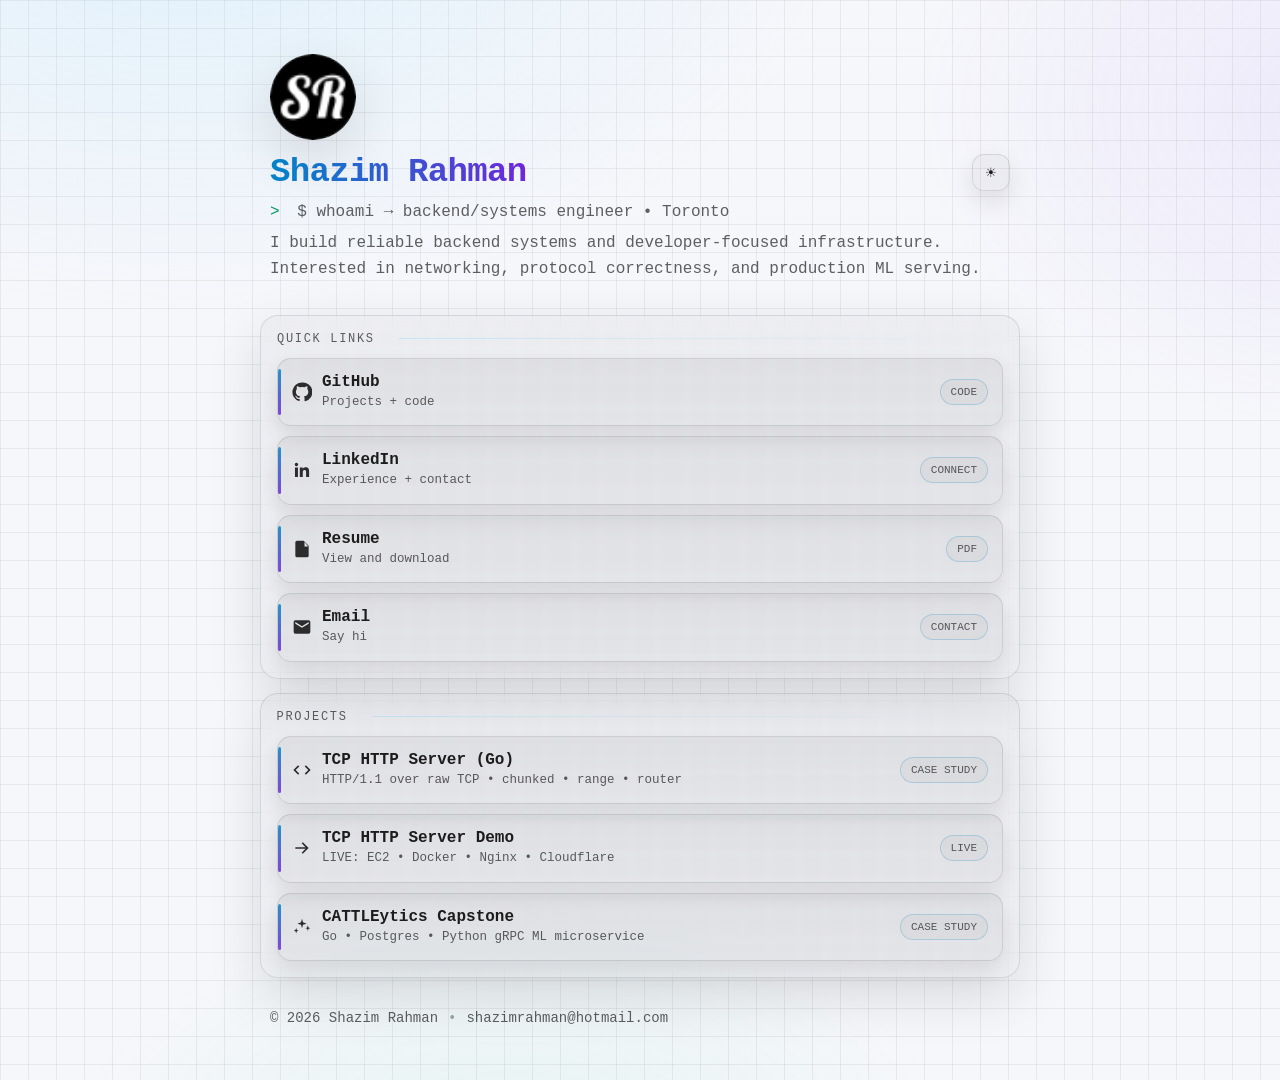
<file: index.html>
<!doctype html>
<html lang="en">
  <head>
    <meta charset="UTF-8" />
    <meta name="viewport" content="width=device-width, initial-scale=1.0" />
    <meta name="description" content="Shazim Rahman — links, projects, and contact." />
    <title>Shazim Rahman</title>

    <script>
      (function () {
        const theme = localStorage.getItem("theme");
        if (theme === "light") {
          document.documentElement.setAttribute("data-theme", "light");
        } else {
          document.documentElement.removeAttribute("data-theme");
        }
      })();
    </script>

    <link rel="stylesheet" href="styles.css" />
    <link rel="icon" href="assets/favicon.ico" />
  </head>

  <body>
    <main class="container">
      <header class="header">
        <img class="avatar" src="assets/favicon.ico" alt="Shazim Rahman" />

        <div class="title-row">
          <h1 class="name">Shazim Rahman</h1>

          <button id="themeToggle" class="theme-toggle" type="button" aria-label="Toggle theme">
            <span class="theme-icon" aria-hidden="true">☾</span>
          </button>
        </div>

        <p class="statusline">
            $ whoami → backend/systems engineer • Toronto
        </p>

        <p class="bio">
          I build reliable backend systems and developer-focused infrastructure.
          Interested in networking, protocol correctness, and production ML serving.
        </p>
      </header>

      <section class="card">
        <div class="card-title">Quick Links</div>
        <div id="links" class="links"></div>
      </section>

      <section class="card">
        <div class="card-title">Projects</div>
        <div id="projects" class="links"></div>
      </section>

      <footer class="footer">
        <div class="footer-row">
          <span>© <span id="year"></span> Shazim Rahman</span>
          <span class="dot">•</span>
          <a class="footer-link" href="mailto:shazimrahman@hotmail.com">shazimrahman@hotmail.com</a>
        </div>
      </footer>
    </main>

    <script src="script.js"></script>
  </body>
</html>
</file>
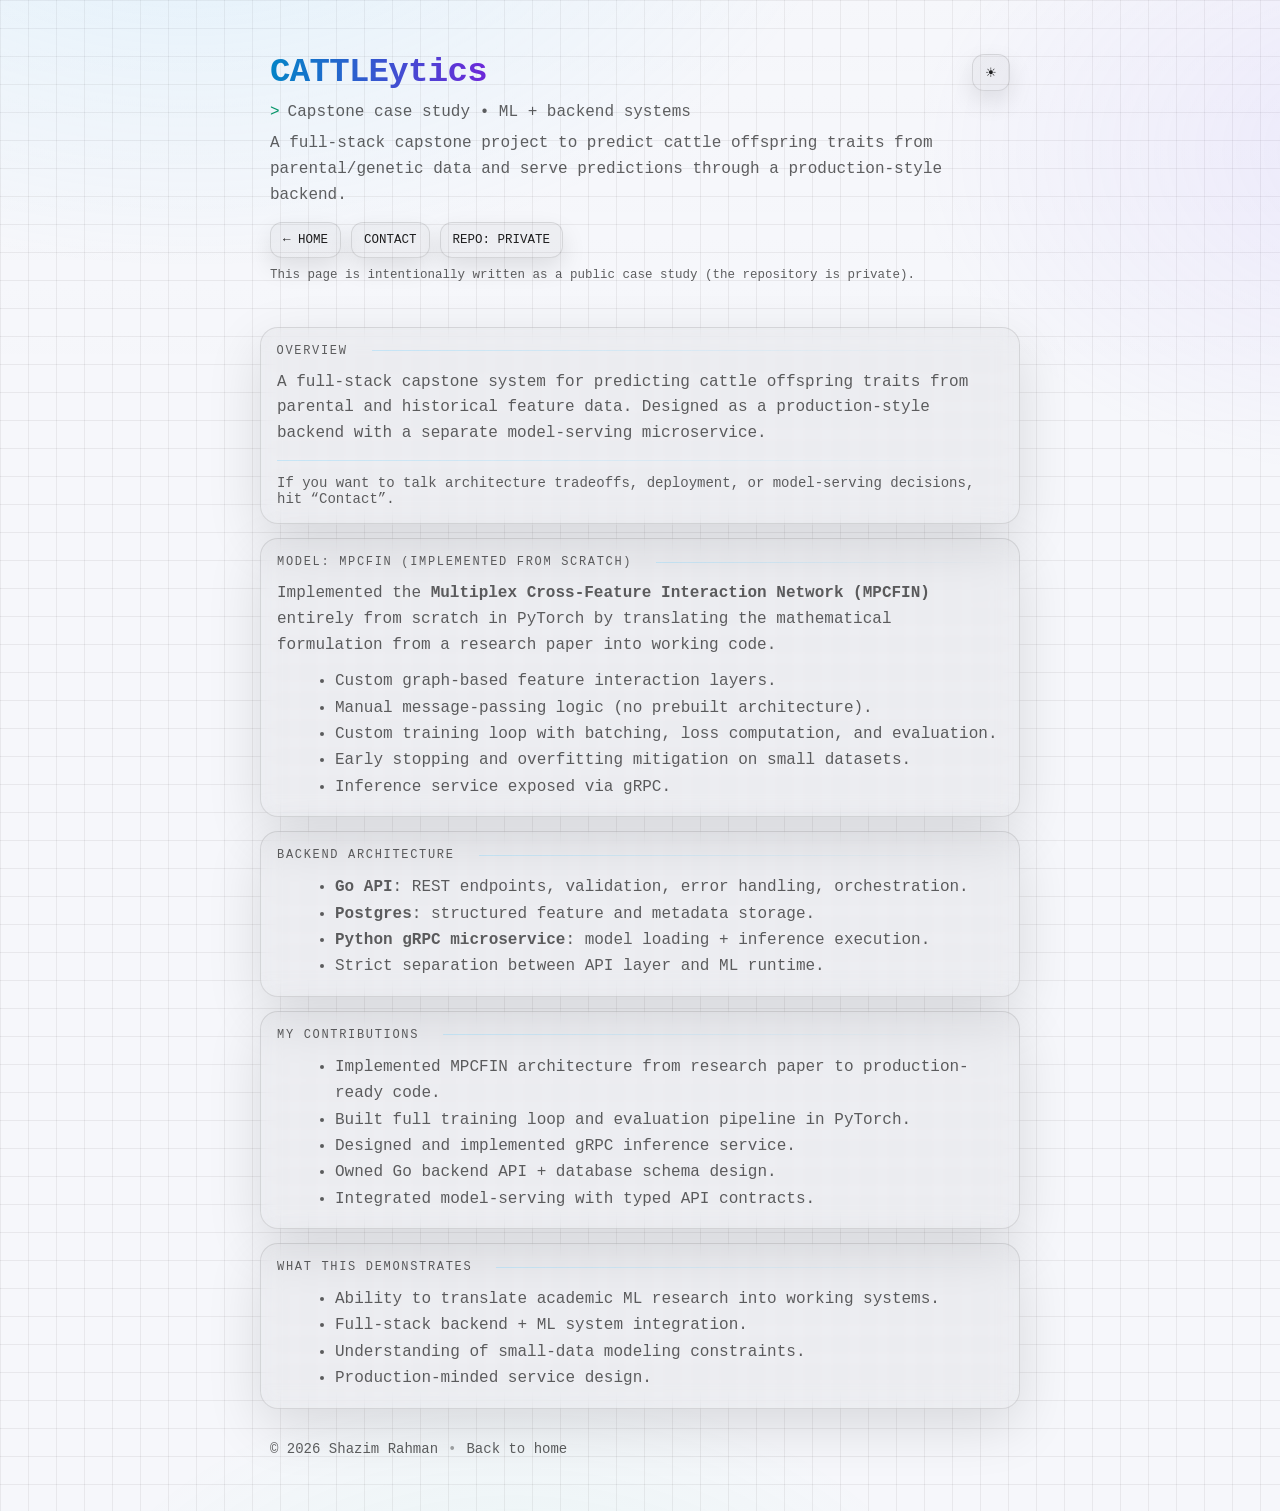
<file: pages/cattleytics.html>
<!doctype html>
<html lang="en">
  <head>
    <meta charset="UTF-8" />
    <meta name="viewport" content="width=device-width, initial-scale=1.0" />
    <meta name="description" content="CATTLEytics — case study and technical overview." />
    <title>CATTLEytics - Shazim Rahman</title>

    <script>
      (function () {
        const theme = localStorage.getItem("theme");
        if (theme === "light") {
          document.documentElement.setAttribute("data-theme", "light");
        } else {
          document.documentElement.removeAttribute("data-theme");
        }
      })();
    </script>

    <link rel="stylesheet" href="../styles.css" />
    <style>
      .page-actions {
        display: flex;
        flex-wrap: wrap;
        gap: 10px;
        margin-top: 14px;
      }
      .btn {
        display: inline-flex;
        align-items: center;
        gap: 10px;
        padding: 10px 12px;
        border-radius: 12px;
        border: 1px solid var(--border);
        background: var(--panel);
        color: var(--text);
        text-decoration: none;
        box-shadow: var(--shadow-soft);
        transition: transform 120ms ease, background 120ms ease, border-color 120ms ease;
        font-family: var(--mono);
        font-size: 12.5px;
      }
      .btn:hover {
        transform: translateY(-1px);
        background: var(--panel-strong);
        border-color: var(--border-strong);
      }
      .kvs {
        display: grid;
        gap: 10px;
        margin-top: 12px;
      }
      .kv {
        display: grid;
        grid-template-columns: 140px 1fr;
        gap: 10px;
        padding: 12px;
        border-radius: 14px;
        border: 1px solid var(--border);
        background: linear-gradient(180deg, var(--panel-strong), var(--panel));
      }
      .kv .k {
        color: var(--muted);
        font-family: var(--mono);
        font-size: 12px;
      }
      .kv .v {
        color: var(--text);
        line-height: 1.55;
      }
      ul {
        margin: 10px 0 0 18px;
        color: var(--muted);
        line-height: 1.65;
      }
      .note {
        margin-top: 10px;
        color: var(--muted);
        font-family: var(--mono);
        font-size: 12.5px;
      }
      .divider {
        height: 1px;
        background: linear-gradient(90deg, rgba(125,211,252,0.35), transparent);
        margin: 14px 0;
      }
      .small {
        font-size: 14px;
        color: var(--muted);
      }
      code.inline {
        font-family: var(--mono);
        font-size: 0.95em;
        padding: 2px 6px;
        border-radius: 8px;
        border: 1px solid var(--border);
        background: var(--panel);
        color: var(--text);
      }
    </style>
  </head>

  <body>
    <main class="container">
      <header class="header">
        <div class="title-row">
          <h1 class="name">CATTLEytics</h1>

          <button id="themeToggle" class="theme-toggle" type="button" aria-label="Toggle theme">
            <span class="theme-icon" aria-hidden="true">☾</span>
          </button>
        </div>

        <p class="statusline">Capstone case study • ML + backend systems</p>
        <p class="bio">
          A full-stack capstone project to predict cattle offspring traits from parental/genetic data and serve predictions through a
          production-style backend.
        </p>

        <div class="page-actions">
          <a class="btn" href="../index.html" aria-label="Back to home">← HOME</a>
          <a class="btn" href="mailto:shazimrahman@hotmail.com">CONTACT</a>
          <span class="btn" aria-label="Repo status">REPO: PRIVATE</span>
        </div>

        <p class="note">
          This page is intentionally written as a public case study (the repository is private).
        </p>
      </header>

      <section class="card">
        <div class="card-title">Overview</div>
        <p class="bio">
          A full-stack capstone system for predicting cattle offspring traits from parental and historical feature data.
          Designed as a production-style backend with a separate model-serving microservice.
        </p>

        <div class="divider"></div>

        <div class="small">
          If you want to talk architecture tradeoffs, deployment, or model-serving decisions, hit “Contact”.
        </div>
      </section>

      <section class="card">
        <div class="card-title">Model: MPCFIN (Implemented From Scratch)</div>
        <p class="bio">
          Implemented the <b>Multiplex Cross-Feature Interaction Network (MPCFIN)</b> entirely from scratch in PyTorch
          by translating the mathematical formulation from a research paper into working code.
        </p>
    
        <ul>
          <li>Custom graph-based feature interaction layers.</li>
          <li>Manual message-passing logic (no prebuilt architecture).</li>
          <li>Custom training loop with batching, loss computation, and evaluation.</li>
          <li>Early stopping and overfitting mitigation on small datasets.</li>
          <li>Inference service exposed via gRPC.</li>
        </ul>
      </section>

      <section class="card">
        <div class="card-title">Backend Architecture</div>
        <ul>
          <li><b>Go API</b>: REST endpoints, validation, error handling, orchestration.</li>
          <li><b>Postgres</b>: structured feature and metadata storage.</li>
          <li><b>Python gRPC microservice</b>: model loading + inference execution.</li>
          <li>Strict separation between API layer and ML runtime.</li>
        </ul>
      </section>
      
      <section class="card">
        <div class="card-title">My Contributions</div>
        <ul>
          <li>Implemented MPCFIN architecture from research paper to production-ready code.</li>
          <li>Built full training loop and evaluation pipeline in PyTorch.</li>
          <li>Designed and implemented gRPC inference service.</li>
          <li>Owned Go backend API + database schema design.</li>
          <li>Integrated model-serving with typed API contracts.</li>
        </ul>
      </section>

      <section class="card">
        <div class="card-title">What This Demonstrates</div>
        <ul>
          <li>Ability to translate academic ML research into working systems.</li>
          <li>Full-stack backend + ML system integration.</li>
          <li>Understanding of small-data modeling constraints.</li>
          <li>Production-minded service design.</li>
        </ul>
      </section>

      <footer class="footer">
        <div class="footer-row">
          <span>© <span id="year"></span> Shazim Rahman</span>
          <span class="dot">•</span>
          <a class="footer-link" href="../index.html">Back to home</a>
        </div>
      </footer>
    </main>

    <script src="../script.js"></script>
    <script>
      document.getElementById("year").textContent = new Date().getFullYear();
    </script>
  </body>
</html>
</file>
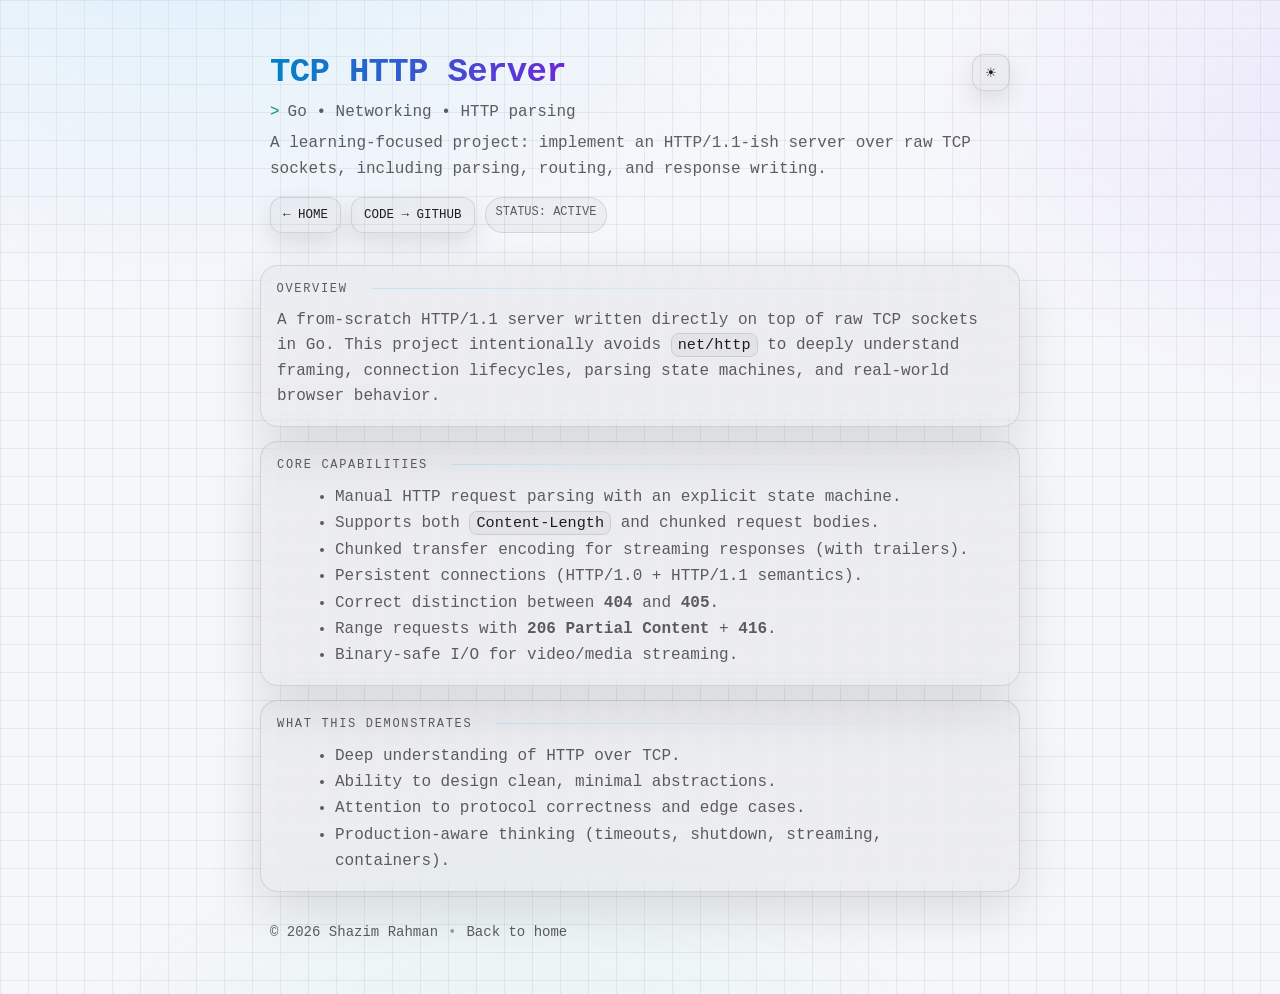
<file: pages/tcp-http-server.html>
<!doctype html>
<html lang="en">
  <head>
    <meta charset="UTF-8" />
    <meta name="viewport" content="width=device-width, initial-scale=1.0" />
    <meta name="description" content="TCP HTTP Server — case study and repo link." />
    <title>TCP HTTP Server - Shazim Rahman</title>

    <script>
      (function () {
        const theme = localStorage.getItem("theme");
        if (theme === "light") {
          document.documentElement.setAttribute("data-theme", "light");
        } else {
          document.documentElement.removeAttribute("data-theme");
        }
      })();
    </script>

    <link rel="stylesheet" href="../styles.css" />
    <style>
      .page-actions {
        display: flex;
        flex-wrap: wrap;
        gap: 10px;
        margin-top: 14px;
      }
      .btn {
        display: inline-flex;
        align-items: center;
        gap: 10px;
        padding: 10px 12px;
        border-radius: 12px;
        border: 1px solid var(--border);
        background: var(--panel);
        color: var(--text);
        text-decoration: none;
        box-shadow: var(--shadow-soft);
        transition: transform 120ms ease, background 120ms ease, border-color 120ms ease;
        font-family: var(--mono);
        font-size: 12.5px;
      }
      .btn:hover {
        transform: translateY(-1px);
        background: var(--panel-strong);
        border-color: var(--border-strong);
      }
      .pill {
        font-family: var(--mono);
        font-size: 12px;
        color: var(--muted);
        padding: 7px 10px;
        border: 1px solid var(--border);
        background: var(--panel);
        border-radius: 999px;
      }
      .grid2 {
        display: grid;
        gap: 12px;
      }
      @media (min-width: 720px) {
        .grid2 { grid-template-columns: 1fr 1fr; }
      }
      ul {
        margin: 10px 0 0 18px;
        color: var(--muted);
        line-height: 1.65;
      }
      code.inline {
        font-family: var(--mono);
        font-size: 0.95em;
        padding: 2px 6px;
        border-radius: 8px;
        border: 1px solid var(--border);
        background: var(--panel);
        color: var(--text);
      }
    </style>
  </head>

  <body>
    <main class="container">
      <header class="header">
        <div class="title-row">
          <h1 class="name">TCP HTTP Server</h1>

          <button id="themeToggle" class="theme-toggle" type="button" aria-label="Toggle theme">
            <span class="theme-icon" aria-hidden="true">☾</span>
          </button>
        </div>

        <p class="statusline">Go • Networking • HTTP parsing</p>
        <p class="bio">
          A learning-focused project: implement an HTTP/1.1-ish server over raw TCP sockets, including parsing, routing, and response writing.
        </p>

        <div class="page-actions">
          <a class="btn" href="../index.html" aria-label="Back to home">← HOME</a>
          <a class="btn" href="https://github.com/ShazimR/tcp-http-server" target="_blank" rel="noreferrer">CODE → GITHUB</a>
          <span class="pill">STATUS: ACTIVE</span>
        </div>
      </header>

      <section class="card">
        <div class="card-title">Overview</div>
        <p class="bio">
          A from-scratch HTTP/1.1 server written directly on top of raw TCP sockets in Go.
          This project intentionally avoids <code class="inline">net/http</code> to deeply understand
          framing, connection lifecycles, parsing state machines, and real-world browser behavior.
        </p>
      </section>

      <section class="card">
        <div class="card-title">Core Capabilities</div>
        <ul>
          <li>Manual HTTP request parsing with an explicit state machine.</li>
          <li>Supports both <code class="inline">Content-Length</code> and chunked request bodies.</li>
          <li>Chunked transfer encoding for streaming responses (with trailers).</li>
          <li>Persistent connections (HTTP/1.0 + HTTP/1.1 semantics).</li>
          <li>Correct distinction between <b>404</b> and <b>405</b>.</li>
          <li>Range requests with <b>206 Partial Content</b> + <b>416</b>.</li>
          <li>Binary-safe I/O for video/media streaming.</li>
        </ul>
      </section>

      <section class="card">
        <div class="card-title">What This Demonstrates</div>
        <ul>
          <li>Deep understanding of HTTP over TCP.</li>
          <li>Ability to design clean, minimal abstractions.</li>
          <li>Attention to protocol correctness and edge cases.</li>
          <li>Production-aware thinking (timeouts, shutdown, streaming, containers).</li>
        </ul>
      </section>

      <footer class="footer">
        <div class="footer-row">
          <span>© <span id="year"></span> Shazim Rahman</span>
          <span class="dot">•</span>
          <a class="footer-link" href="../index.html">Back to home</a>
        </div>
      </footer>
    </main>

    <script src="../script.js"></script>
    <script>
      document.getElementById("year").textContent = new Date().getFullYear();
    </script>
  </body>
</html>
</file>
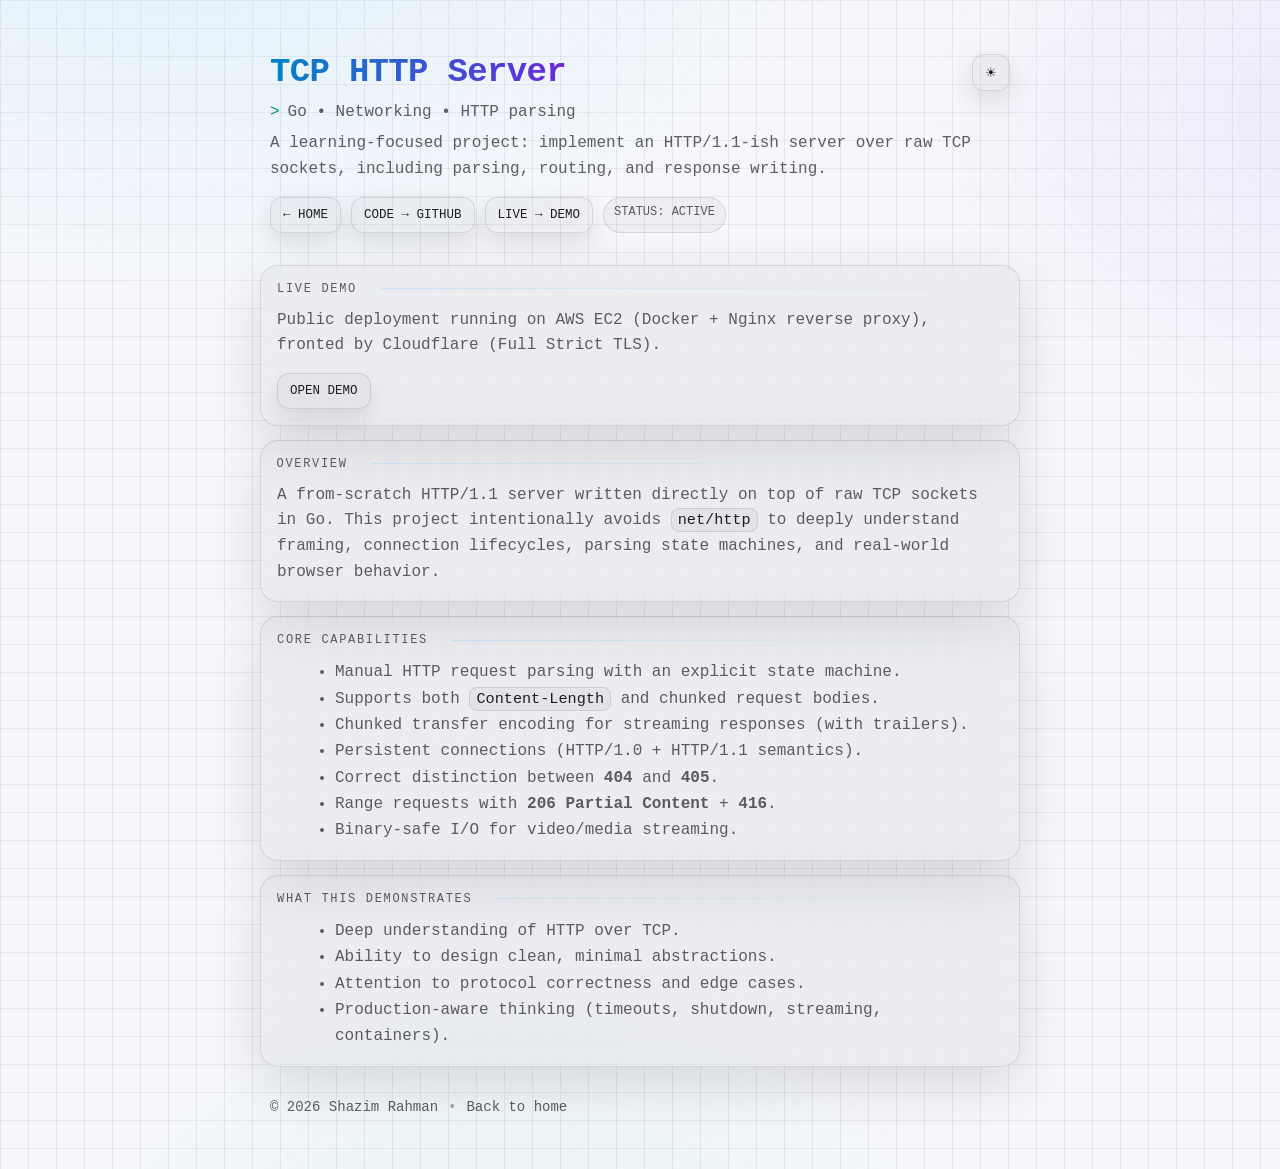
<file: projects/tcp-http-server.html>
<!doctype html>
<html lang="en">
  <head>
    <meta charset="UTF-8" />
    <meta name="viewport" content="width=device-width, initial-scale=1.0" />
    <meta name="description" content="TCP HTTP Server — case study and repo link." />
    <title>TCP HTTP Server - Shazim Rahman</title>

    <script>
      (function () {
        const theme = localStorage.getItem("theme");
        if (theme === "light") {
          document.documentElement.setAttribute("data-theme", "light");
        } else {
          document.documentElement.removeAttribute("data-theme");
        }
      })();
    </script>

    <link rel="stylesheet" href="../styles.css" />
    <style>
      .page-actions {
        display: flex;
        flex-wrap: wrap;
        gap: 10px;
        margin-top: 14px;
      }
      .btn {
        display: inline-flex;
        align-items: center;
        gap: 10px;
        padding: 10px 12px;
        border-radius: 12px;
        border: 1px solid var(--border);
        background: var(--panel);
        color: var(--text);
        text-decoration: none;
        box-shadow: var(--shadow-soft);
        transition: transform 120ms ease, background 120ms ease, border-color 120ms ease;
        font-family: var(--mono);
        font-size: 12.5px;
      }
      .btn:hover {
        transform: translateY(-1px);
        background: var(--panel-strong);
        border-color: var(--border-strong);
      }
      .pill {
        font-family: var(--mono);
        font-size: 12px;
        color: var(--muted);
        padding: 7px 10px;
        border: 1px solid var(--border);
        background: var(--panel);
        border-radius: 999px;
      }
      .grid2 {
        display: grid;
        gap: 12px;
      }
      @media (min-width: 720px) {
        .grid2 { grid-template-columns: 1fr 1fr; }
      }
      ul {
        margin: 10px 0 0 18px;
        color: var(--muted);
        line-height: 1.65;
      }
      code.inline {
        font-family: var(--mono);
        font-size: 0.95em;
        padding: 2px 6px;
        border-radius: 8px;
        border: 1px solid var(--border);
        background: var(--panel);
        color: var(--text);
      }
    </style>
  </head>

  <body>
    <main class="container">
      <header class="header">
        <div class="title-row">
          <h1 class="name">TCP HTTP Server</h1>

          <button id="themeToggle" class="theme-toggle" type="button" aria-label="Toggle theme">
            <span class="theme-icon" aria-hidden="true">☾</span>
          </button>
        </div>

        <p class="statusline">Go • Networking • HTTP parsing</p>
        <p class="bio">
          A learning-focused project: implement an HTTP/1.1-ish server over raw TCP sockets, including parsing, routing, and response writing.
        </p>

        <div class="page-actions">
          <a class="btn" href="../index.html" aria-label="Back to home">← HOME</a>
          <a class="btn" href="https://github.com/ShazimR/tcp-http-server" target="_blank" rel="noreferrer">CODE → GITHUB</a>
          <a class="btn" href="https://httpdemo.shazimrahman.dev" target="_blank" rel="noreferrer">LIVE → DEMO</a>
          <span class="pill">STATUS: ACTIVE</span>
        </div>
      </header>

      <section class="card">
        <div class="card-title">Live Demo</div>
        <p class="bio">
          Public deployment running on AWS EC2 (Docker + Nginx reverse proxy), fronted by Cloudflare (Full Strict TLS).
        </p>
        <div class="page-actions">
          <a class="btn" href="https://httpdemo.shazimrahman.dev" target="_blank" rel="noreferrer">OPEN DEMO</a>
        </div>
      </section>

      <section class="card">
        <div class="card-title">Overview</div>
        <p class="bio">
          A from-scratch HTTP/1.1 server written directly on top of raw TCP sockets in Go.
          This project intentionally avoids <code class="inline">net/http</code> to deeply understand
          framing, connection lifecycles, parsing state machines, and real-world browser behavior.
        </p>
      </section>

      <section class="card">
        <div class="card-title">Core Capabilities</div>
        <ul>
          <li>Manual HTTP request parsing with an explicit state machine.</li>
          <li>Supports both <code class="inline">Content-Length</code> and chunked request bodies.</li>
          <li>Chunked transfer encoding for streaming responses (with trailers).</li>
          <li>Persistent connections (HTTP/1.0 + HTTP/1.1 semantics).</li>
          <li>Correct distinction between <b>404</b> and <b>405</b>.</li>
          <li>Range requests with <b>206 Partial Content</b> + <b>416</b>.</li>
          <li>Binary-safe I/O for video/media streaming.</li>
        </ul>
      </section>

      <section class="card">
        <div class="card-title">What This Demonstrates</div>
        <ul>
          <li>Deep understanding of HTTP over TCP.</li>
          <li>Ability to design clean, minimal abstractions.</li>
          <li>Attention to protocol correctness and edge cases.</li>
          <li>Production-aware thinking (timeouts, shutdown, streaming, containers).</li>
        </ul>
      </section>

      <footer class="footer">
        <div class="footer-row">
          <span>© <span id="year"></span> Shazim Rahman</span>
          <span class="dot">•</span>
          <a class="footer-link" href="../index.html">Back to home</a>
        </div>
      </footer>
    </main>

    <script src="../script.js"></script>
    <script>
      document.getElementById("year").textContent = new Date().getFullYear();
    </script>
  </body>
</html>
</file>
<file: styles.css>
:root {
    /* Colors (dark) */
    --bg: #070a12;
    --panel: rgba(255, 255, 255, 0.045);
    --panel-strong: rgba(255, 255, 255, 0.065);
    --border: rgba(255, 255, 255, 0.10);
    --border-strong: rgba(255, 255, 255, 0.14);

    --text: rgba(255, 255, 255, 0.92);
    --muted: rgba(255, 255, 255, 0.68);

    --accent: #7dd3fc;
    /* cyan */
    --accent2: #a78bfa;
    /* violet */
    --ok: #34d399;
    /* green */

    --ring: rgba(125, 211, 252, 0.35);

    --grid: rgba(255, 255, 255, 0.06);
    --grid2: rgba(255, 255, 255, 0.03);

    --shadow: 0 18px 55px rgba(0, 0, 0, 0.45);
    --shadow-soft: 0 10px 25px rgba(0, 0, 0, 0.22);

    --radius: 18px;
    --radius-sm: 14px;

    --mono: ui-monospace, "SF Mono", "SFMono-Regular", Menlo, Monaco, Consolas, "Cascadia Mono", "JetBrains Mono", "Fira Code", "Liberation Mono", "Courier New", monospace;
}

html[data-theme="light"] {
    --bg: #f6f7fb;
    --panel: rgba(0, 0, 0, 0.035);
    --panel-strong: rgba(0, 0, 0, 0.055);
    --border: rgba(0, 0, 0, 0.10);
    --border-strong: rgba(0, 0, 0, 0.14);

    --text: rgba(0, 0, 0, 0.88);
    --muted: rgba(0, 0, 0, 0.62);

    --accent: #0284c7;
    --accent2: #6d28d9;
    --ok: #059669;

    --ring: rgba(2, 132, 199, 0.22);

    --grid: rgba(0, 0, 0, 0.06);

    --shadow: 0 18px 55px rgba(0, 0, 0, 0.12);
    --shadow-soft: 0 10px 25px rgba(0, 0, 0, 0.10);
}

* {
    box-sizing: border-box;
}

body {
    margin: 0;
    min-height: 100vh;
    font-family: var(--mono);
    color: var(--text);

    background:
        radial-gradient(1100px 700px at 15% -10%, rgba(125, 211, 252, 0.18), transparent 60%),
        radial-gradient(900px 600px at 110% 10%, rgba(167, 139, 250, 0.14), transparent 55%),
        radial-gradient(800px 600px at 40% 115%, rgba(52, 211, 153, 0.10), transparent 60%),
        linear-gradient(to bottom, rgba(255, 255, 255, 0.03), transparent 25%),
        /* grid */
        linear-gradient(var(--grid) 1px, transparent 1px),
        linear-gradient(90deg, var(--grid) 1px, transparent 1px),
        var(--bg);
    background-size:
        auto, auto, auto, auto,
        28px 28px,
        28px 28px,
        auto;
    background-position:
        center, center, center, center,
        0 0,
        0 0,
        center;
}

.container {
    width: min(760px, calc(100% - 32px));
    margin: 44px auto;
}

.header {
    padding: 10px 10px 18px;
}

.title-row {
    display: flex;
    align-items: center;
    justify-content: space-between;
    gap: 12px;
}

.name {
    margin: 0;
    font-size: 34px;
    font-weight: 800;
    line-height: 1.1;
    letter-spacing: -0.02em;
    background: linear-gradient(90deg, var(--accent), var(--accent2));
    -webkit-background-clip: text;
    background-clip: text;
    color: transparent;
}

.tagline {
    margin: 10px 0 0;
    color: var(--muted);
    font-weight: 650;
}

.statusline {
    margin: 12px 0 0;
    font-family: var(--mono);
    color: var(--muted);
}

.statusline::before {
    content: ">";
    margin-right: 8px;
    color: var(--ok);
}

.bio {
    margin: 10px 0 0;
    color: var(--muted);
    line-height: 1.6;
}

.avatar {
    width: 86px;
    height: 86px;
    border-radius: 999px;
    object-fit: cover;
    border: 1px solid var(--card-border);
    box-shadow: var(--shadow);
    display: block;
    margin-bottom: 14px;
}

.chips {
    display: flex;
    flex-wrap: wrap;
    gap: 8px;
    margin-top: 14px;
}

.chip {
    font-family: var(--mono);
    font-size: 12px;
    color: var(--muted);
    padding: 7px 10px;
    border: 1px solid var(--border);
    background: var(--panel);
    border-radius: 999px;
}

.theme-toggle {
    border: 1px solid var(--border);
    background: var(--panel);
    color: var(--text);
    border-radius: 12px;
    padding: 10px 12px;
    cursor: pointer;
    box-shadow: var(--shadow-soft);
    transition: transform 120ms ease, background 120ms ease, border-color 120ms ease;
}

.theme-toggle:hover {
    background: var(--panel-strong);
    transform: translateY(-1px);
    border-color: var(--border-strong);
}

.theme-toggle:focus-visible {
    outline: none;
    box-shadow: 0 0 0 4px var(--ring);
}

.card {
    margin: 14px 0;
    padding: 16px;
    border-radius: var(--radius);
    background: var(--panel);
    border: 1px solid var(--border);
    box-shadow: var(--shadow);
    backdrop-filter: blur(10px);
}

.card-title {
    display: flex;
    align-items: center;
    justify-content: space-between;
    gap: 12px;

    font-family: var(--mono);
    font-size: 12px;
    letter-spacing: 0.14em;
    text-transform: uppercase;
    color: var(--muted);
    margin-bottom: 12px;
}

.card-title::after {
    content: "";
    flex: 1;
    height: 1px;
    margin-left: 12px;
    background: linear-gradient(90deg, rgba(125, 211, 252, 0.35), transparent);
}

.links {
    display: grid;
    gap: 10px;
}

.link {
    position: relative;
    display: flex;
    align-items: center;
    justify-content: space-between;
    gap: 14px;

    padding: 14px 14px;
    border-radius: var(--radius-sm);
    border: 1px solid var(--border);
    background: linear-gradient(180deg, var(--panel-strong), var(--panel));
    text-decoration: none;
    color: var(--text);
    box-shadow: var(--shadow-soft);

    transition: transform 120ms ease, border-color 120ms ease, background 120ms ease;
    overflow: hidden;
}

.link::before {
    content: "";
    position: absolute;
    inset: 0;
    opacity: 0;
    background: radial-gradient(900px 220px at 0% 50%, rgba(125, 211, 252, 0.18), transparent 60%);
    transition: opacity 120ms ease;
}

.link::after {
    content: "";
    position: absolute;
    left: 0;
    top: 10px;
    bottom: 10px;
    width: 3px;
    border-radius: 999px;
    background: linear-gradient(180deg, var(--accent), var(--accent2));
    opacity: 0.85;
}

.link:hover {
    transform: translateY(-1px);
    border-color: rgba(125, 211, 252, 0.35);
}

html[data-theme="light"] .link:hover {
    border-color: rgba(2, 132, 199, 0.35);
}

.link:hover::before {
    opacity: 1;
}

.link:focus-visible {
    outline: none;
    box-shadow: 0 0 0 4px var(--ring), var(--shadow-soft);
}

.left {
    position: relative;
    display: flex;
    align-items: center;
    gap: 10px;
    min-width: 0;
    z-index: 1;
}

.icon {
    width: 20px;
    height: 20px;
    opacity: 0.92;
    flex: 0 0 auto;
}

.text {
    display: flex;
    flex-direction: column;
    min-width: 0;
}

.primary {
    font-weight: 760;
    white-space: normal;
    overflow: visible;
}

.secondary {
    color: var(--muted);
    font-family: var(--mono);
    font-size: 12.5px;
    margin-top: 3px;
    white-space: normal;
    overflow: visible;
    line-height: 1.4;
}

.badge {
    position: relative;
    z-index: 1;
    font-family: var(--mono);
    font-size: 11px;
    color: var(--muted);
    padding: 6px 10px;
    border-radius: 999px;
    border: 1px solid var(--border);
    border-color: rgba(125, 211, 252, 0.22);
    background: var(--panel);
}

html[data-theme="light"] .badge {
    position: relative;
    z-index: 1;
    font-family: var(--mono);
    font-size: 11px;
    color: var(--muted);
    padding: 6px 10px;
    border-radius: 999px;
    border: 1px solid var(--border);
    border-color: rgba(2, 132, 199, 0.22);
    background: var(--panel);
}

.footer {
    padding: 18px 10px 10px;
    color: var(--muted);
    font-size: 14px;
}

.footer-row {
    display: flex;
    flex-wrap: wrap;
    gap: 10px;
    align-items: center;
}

.footer-link {
    color: var(--muted);
    text-decoration: none;
}

.footer-link:hover {
    color: var(--text);
}

.dot {
    opacity: 0.55;
}

@media (max-width: 420px) {
    .name {
        font-size: 28px;
    }
}
</file>
